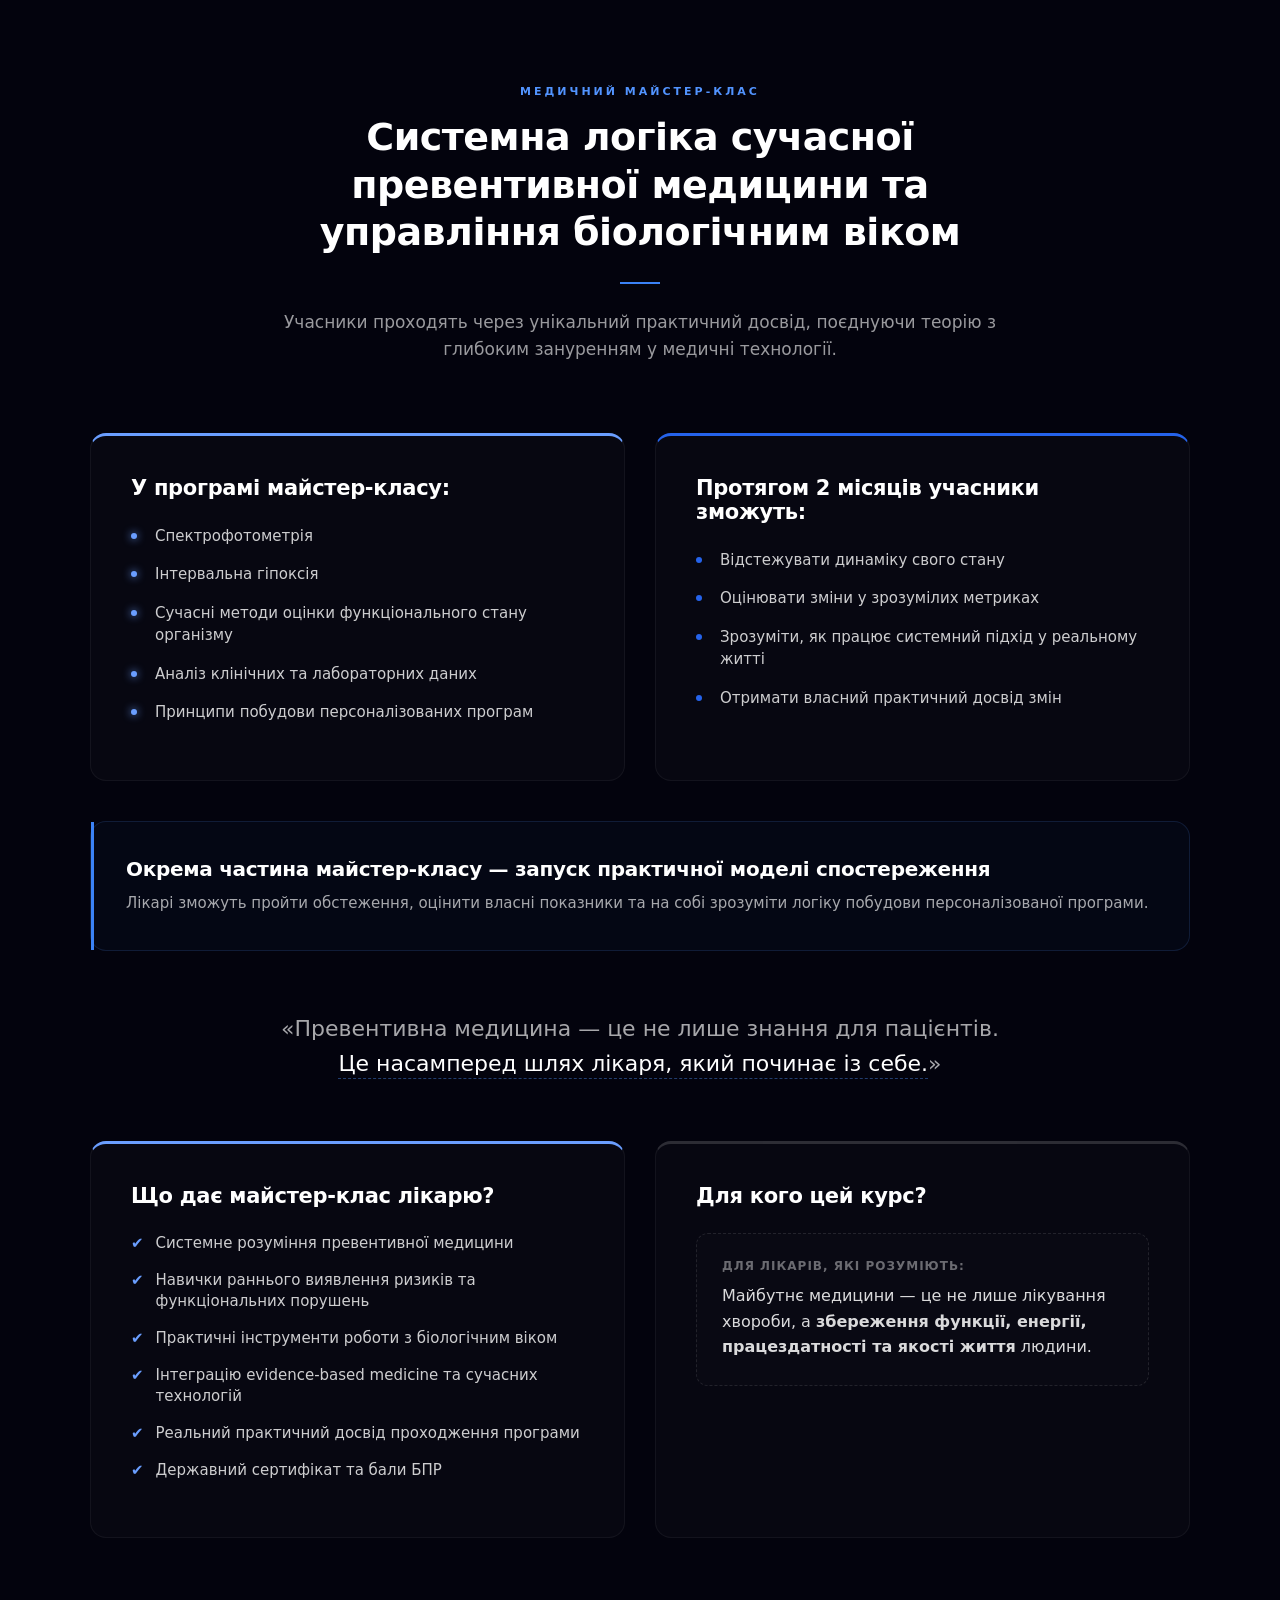
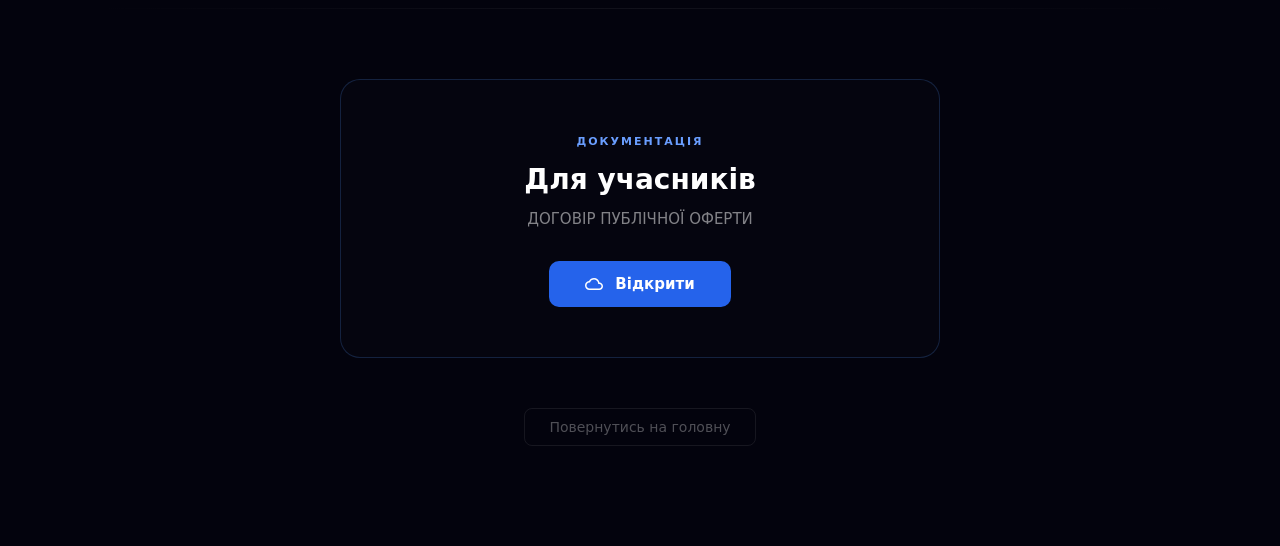
<file: main.html>
<!DOCTYPE html>
<html lang="uk">
<head>
    <meta charset="UTF-8">
    <meta name="viewport" content="width=device-width, initial-scale=1.0">
    <title>Майстер-клас | Превентивна Медицина</title>
    <link rel="stylesheet" href="main.css">
</head>
<body>

    <main class="mc-main-container">
        <section class="mc-page-section">
            <div class="mc-container">

                <div class="mc-hero-minimal">
                    <span class="mc-clean-tag">Медичний Майстер-Клас</span>
                    <h1 class="mc-minimal-title">Системна логіка сучасної превентивної медицини та управління біологічним віком</h1>
                    <div class="mc-title-line"></div>
                    <p class="mc-minimal-lead">Учасники проходять через унікальний практичний досвід, поєднуючи теорію з глибоким зануренням у медичні технології.</p>
                </div>

                <div class="mc-info-grid">
                    
                    <div class="mc-info-card border-blue-light">
                        <h2 class="mc-card-title">У програмі майстер-класу:</h2>
                        <ul class="mc-list tech-list">
                            <li><span>Спектрофотометрія</span></li>
                            <li><span>Інтервальна гіпоксія</span></li>
                            <li><span>Сучасні методи оцінки функціонального стану організму</span></li>
                            <li><span>Аналіз клінічних та лабораторних даних</span></li>
                            <li><span>Принципи побудови персоналізованих програм</span></li>
                        </ul>
                    </div>

                    <div class="mc-info-card border-blue-dark">
                        <h2 class="mc-card-title">Протягом 2 місяців учасники зможуть:</h2>
                        <ul class="mc-list tech-list-dark">
                            <li>Відстежувати динаміку свого стану</li>
                            <li>Оцінювати зміни у зрозумілих метриках</li>
                            <li>Зрозуміти, як працює системний підхід у реальному житті</li>
                            <li>Отримати власний практичний досвід змін</li>
                        </ul>
                    </div>
                    
                </div>

                <div class="mc-highlight-box">
                    <div class="mc-highlight-content">
                        <h3>Окрема частина майстер-класу — запуск практичної моделі спостереження</h3>
                        <p>Лікарі зможуть пройти обстеження, оцінити власні показники та на собі зрозуміти логіку побудови персоналізованої програми.</p>
                    </div>
                </div>

                <div class="mc-quote-block">
                    <p class="quote-text">«Превентивна медицина — це не лише знання для пацієнтів. <br><span class="highlight-blue">Це насамперед шлях лікаря, який починає із себе.</span>»</p>
                </div>

                <div class="mc-info-grid">
                    
                    <div class="mc-info-card border-blue-light">
                        <h2 class="mc-card-title">Що дає майстер-клас лікарю?</h2>
                        <ul class="mc-check-list">
                            <li><span class="icon-check">✔</span> Системне розуміння превентивної медицини</li>
                            <li><span class="icon-check">✔</span> Навички раннього виявлення ризиків та функціональних порушень</li>
                            <li><span class="icon-check">✔</span> Практичні інструменти роботи з біологічним віком</li>
                            <li><span class="icon-check">✔</span> Інтеграцію evidence-based medicine та сучасних технологій</li>
                            <li><span class="icon-check">✔</span> Реальний практичний досвід проходження програми</li>
                            <li><span class="icon-check">✔</span> Державний сертифікат та бали БПР</li>
                        </ul>
                    </div>

                    <div class="mc-info-card border-blue-inline">
                        <h2 class="mc-card-title">Для кого цей курс?</h2>
                        <div class="target-box">
                            <p class="target-subtitle">Для лікарів, які розуміють:</p>
                            <p class="target-main-text">Майбутнє медицини — це не лише лікування хвороби, а <strong>збереження функції, енергії, працездатності та якості життя</strong> людини.</p>
                        </div>
                    </div>

                </div>

                <div class="mc-section-divider"></div>

                <div class="oferta-section">
                    <div class="oferta-card">
                        <span class="oferta-badge">Документація</span>
                        <h2 class="oferta-title">Для учасників</h2>
                        <p class="oferta-subtitle">ДОГОВІР ПУБЛІЧНОЇ ОФЕРТИ</p>
                        
                        <div class="oferta-link-wrapper">
                            <a href="https://docs.google.com/document/d/1XzPQWUeh3FzH1SX_6tsch2gBsYyMU_mYKT1NTv62YuY/edit?usp=drivesdk" target="_blank" class="mc-drive-btn">
                                <svg class="drive-icon" viewBox="0 0 24 24" fill="none" xmlns="http://www.w3.org/2000/svg">
                                    <path d="M19.35 10.04C18.67 6.59 15.64 4 12 4 9.11 4 6.6 5.64 5.35 8.04 2.34 8.36 0 10.91 0 14c0 3.31 2.69 6 6 6h13c2.76 0 5-2.24 5-5 0-2.64-2.05-4.78-4.65-4.96zM19 18H6c-2.21 0-4-1.79-4-4 0-2.05 1.53-3.76 3.56-3.97l1.07-.11.5-.95C8.08 7.14 9.94 6 12 6c2.62 0 4.88 1.86 5.39 4.43l.3 1.5 1.53.11c1.56.1 2.78 1.41 2.78 2.96 0 1.65-1.35 3-3 3z" fill="currentColor"/>
                                </svg>
                                Відкрити
                            </a>
                        </div>
                    </div>
                </div>

                <div class="mc-back-container">
                    <a href="index.html" class="mc-btn-back">Повернутись на головну</a>
                </div>

            </div>
        </section>
    </main>

</body>
</html>
</file>
<file: main.css>
/* --- БАЗОВІ НАЛАШТУВАННЯ ТА СКИДАННЯ СТИЛІВ --- */
* {
    box-sizing: border-box;
    margin: 0;
    padding: 0;
}

body {
    background-color: #03030d; /* Глибокий благородний чорний з ледь помітним синім відтінком */
    color: #ffffff;
    font-family: system-ui, -apple-system, BlinkMacSystemFont, 'Segoe UI', Roboto, sans-serif;
    min-height: 100vh;
    overflow-x: hidden;
    -webkit-font-smoothing: antialiased;
}

.mc-main-container { display: flex; flex-direction: column; width: 100%; }
.mc-page-section { width: 100%; padding: 60px 0 100px 0; display: flex; justify-content: center; }
.mc-container { width: 100%; max-width: 1140px; padding: 0 20px; }

/* --- МІНІМАЛІСТИЧНИЙ СТИЛЬ ЗАГОЛОВКА --- */
.mc-hero-minimal {
    text-align: center;
    max-width: 750px;
    margin: 20px auto 70px auto;
}

.mc-clean-tag {
    color: #5294ff;
    font-size: 11px;
    font-weight: 700;
    text-transform: uppercase;
    letter-spacing: 3px;
    display: inline-block;
    margin-bottom: 16px;
}

.mc-minimal-title {
    font-size: 38px;
    font-weight: 700;
    line-height: 1.25;
    color: #ffffff;
    letter-spacing: -0.5px;
}

.mc-title-line {
    width: 40px;
    height: 2px;
    background-color: #3b82f6;
    margin: 25px auto;
}

.mc-minimal-lead {
    font-size: 17px;
    color: rgba(255, 255, 255, 0.6);
    line-height: 1.6;
    font-weight: 400;
}

/* СІТКА БЛОКІВ */
.mc-info-grid {
    display: grid;
    grid-template-columns: repeat(auto-fit, minmax(340px, 1fr));
    gap: 30px;
    margin-bottom: 30px;
}

/* КАРТКИ (ЧИСТИЙ МІНІМАЛІЗМ) */
.mc-info-card {
    background: rgba(255, 255, 255, 0.02);
    border: 1px solid rgba(255, 255, 255, 0.05);
    border-radius: 16px;
    padding: 40px;
    transition: border-color 0.3s ease, box-shadow 0.3s ease;
}

.mc-info-card:hover {
    border-color: rgba(82, 148, 255, 0.3);
    box-shadow: 0 10px 30px rgba(0, 0, 0, 0.5);
}

/* Сині відтінки для топ-ліній карток */
.border-blue-light { border-top: 3px solid #6a9eff; }
.border-blue-dark { border-top: 3px solid #2563eb; }
.border-blue-inline { border-top: 3px solid rgba(255, 255, 255, 0.15); }

.mc-card-title {
    font-size: 21px;
    font-weight: 600;
    margin-bottom: 25px;
    color: #ffffff;
    letter-spacing: -0.3px;
}

/* СТИЛІЗАЦІЯ СПИСКІВ (БІЛИЙ + СИНІЙ) */
.mc-list { list-style: none; }
.mc-list li {
    position: relative;
    padding-left: 24px;
    margin-bottom: 16px;
    font-size: 15px;
    line-height: 1.5;
    color: rgba(255, 255, 255, 0.8);
}

/* Яскраво-блакитний маркер */
.tech-list li::before {
    content: ""; position: absolute; left: 0; top: 8px; width: 6px; height: 6px;
    background: #6a9eff; border-radius: 50%; box-shadow: 0 0 8px #6a9eff;
}

/* Темно-синій маркер */
.tech-list-dark li::before {
    content: ""; position: absolute; left: 0; top: 8px; width: 6px; height: 6px;
    background: #2563eb; border-radius: 50%;
}

/* Галочки для переваг лікаря */
.mc-check-list { list-style: none; }
.mc-check-list li {
    display: flex; align-items: flex-start; gap: 12px;
    margin-bottom: 16px; font-size: 15px; color: rgba(255, 255, 255, 0.8); line-height: 1.4;
}

.icon-check {
    color: #6a9eff;
    font-weight: bold;
}

/* АКЦЕНТНИЙ БЛОК: Модель спостереження */
.mc-highlight-box {
    background: rgba(82, 148, 255, 0.03);
    border: 1px solid rgba(82, 148, 255, 0.15);
    border-radius: 16px;
    padding: 35px;
    margin: 40px 0;
    position: relative;
}

.mc-highlight-box::before {
    content: ""; position: absolute; top: 0; left: 0; width: 3px; height: 100%;
    background: #3b82f6;
}

.mc-highlight-content h3 {
    font-size: 20px; font-weight: 600; color: #ffffff; margin-bottom: 10px; letter-spacing: -0.3px;
}

.mc-highlight-content p {
    margin: 0; font-size: 15px; color: rgba(255, 255, 255, 0.65); line-height: 1.6;
}

/* МІНІМАЛІСТИЧНА ЦИТАТА */
.mc-quote-block {
    text-align: center;
    margin: 60px 0;
}

.quote-text {
    font-size: 22px; line-height: 1.6; color: rgba(255, 255, 255, 0.65); font-weight: 300;
}

.highlight-blue {
    color: #ffffff;
    font-weight: 500;
    border-bottom: 1px dashed rgba(82, 148, 255, 0.4);
    padding-bottom: 2px;
}

/* Картка "Для кого" */
.target-box {
    background: rgba(255, 255, 255, 0.01);
    border-radius: 12px;
    padding: 25px;
    border: 1px dashed rgba(255, 255, 255, 0.1);
}

.target-subtitle {
    font-size: 12px; text-transform: uppercase; color: rgba(255, 255, 255, 0.4); letter-spacing: 1px; margin-bottom: 10px; font-weight: 600;
}

.target-main-text {
    font-size: 16px; line-height: 1.6; color: rgba(255, 255, 255, 0.85);
}

/* ЛІНІЯ-РОЗДІЛИТЕЛЬ ПЕРЕД ОФЕРТОЮ */
.mc-section-divider {
    width: 100%;
    height: 1px;
    background: linear-gradient(90deg, transparent, rgba(255, 255, 255, 0.06), transparent);
    margin: 70px 0;
}

/* --- СЕКЦІЯ ОФЕРТИ (ЧИСТИЙ СИНІЙ ТА БІЛИЙ) --- */
.oferta-section {
    display: flex;
    justify-content: center;
    margin-bottom: 50px;
}

.oferta-card {
    background: rgba(255, 255, 255, 0.01);
    border: 1px solid rgba(82, 148, 255, 0.2);
    border-radius: 20px;
    padding: 50px 40px;
    text-align: center;
    max-width: 600px;
    width: 100%;
}

.oferta-badge {
    color: #6a9eff;
    font-size: 11px;
    font-weight: 700;
    text-transform: uppercase;
    letter-spacing: 2px;
    display: inline-block;
    margin-bottom: 15px;
}

.oferta-title {
    font-size: 28px;
    font-weight: 700;
    color: #ffffff;
    margin-bottom: 12px;
}

.oferta-subtitle {
    font-size: 15px;
    color: rgba(255, 255, 255, 0.5);
    line-height: 1.5;
    margin-bottom: 30px;
}

/* Кнопка Google Диску */
.mc-drive-btn {
    display: inline-flex;
    align-items: center;
    gap: 12px;
    background: #2563eb; /* Чистий синій колір */
    color: #ffffff;
    text-decoration: none;
    font-size: 15px;
    font-weight: 600;
    padding: 14px 36px;
    border-radius: 10px;
    transition: all 0.25s ease;
}

.drive-icon {
    width: 18px;
    height: 18px;
    color: #ffffff;
}

.mc-drive-btn:hover {
    background: #3b82f6; /* Світліший синій при наведенні */
    box-shadow: 0 0 20px rgba(59, 130, 246, 0.4);
    transform: translateY(-1px);
}

/* Кнопка повернення назад */
.mc-back-container {
    text-align: center;
    margin-top: 40px;
}

.mc-btn-back {
    display: inline-block;
    color: rgba(255, 255, 255, 0.3);
    text-decoration: none;
    font-size: 14px;
    font-weight: 500;
    border: 1px solid rgba(255, 255, 255, 0.08);
    padding: 10px 24px;
    border-radius: 8px;
    transition: all 0.3s ease;
}

.mc-btn-back:hover {
    color: #ffffff;
    border-color: rgba(255, 255, 255, 0.2);
    background: rgba(255, 255, 255, 0.02);
}
</file>
